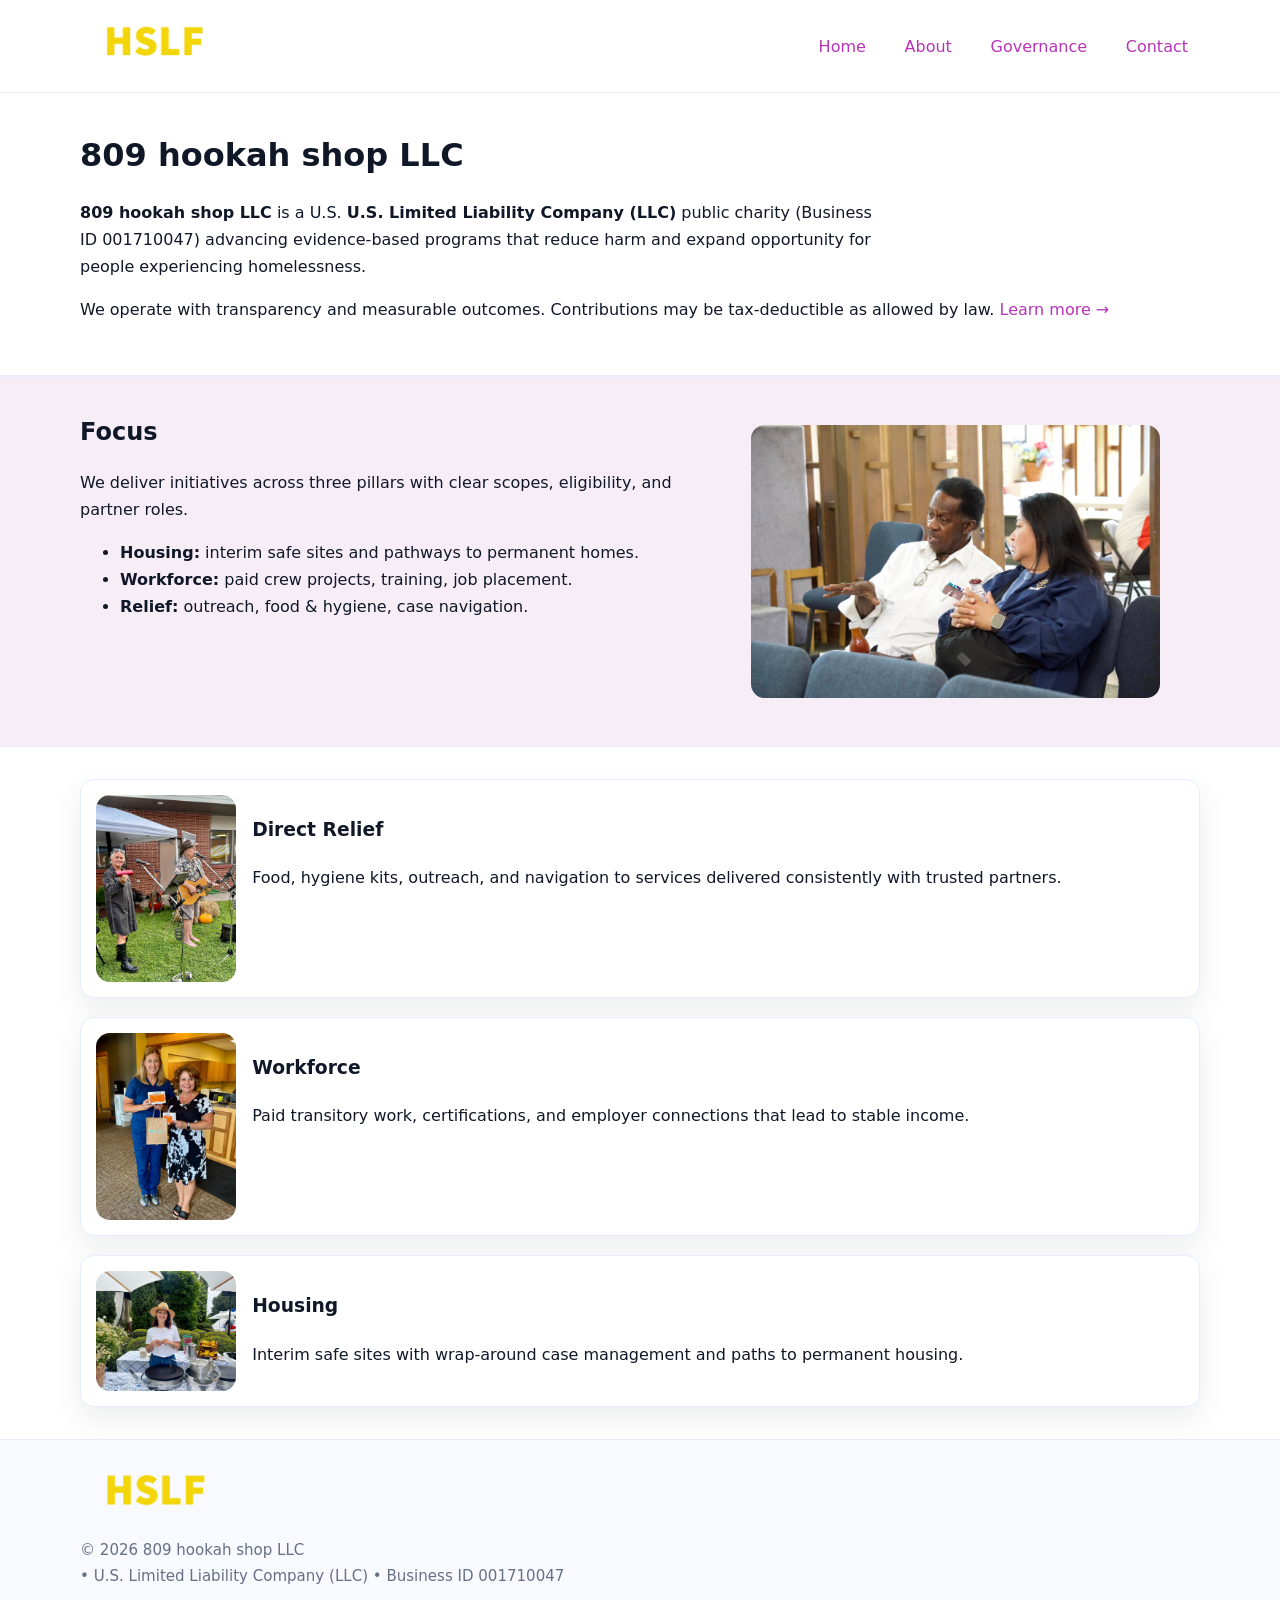
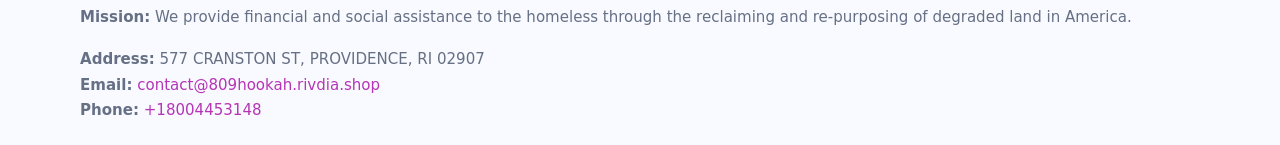
<file: index.html>
<!doctype html>
<html lang="en">
<head>
<meta charset="utf-8"/><meta name="viewport" content="width=device-width,initial-scale=1"/>
<title>809 hookah shop LLC – Nonprofit • 2025</title>
<link rel="stylesheet" href="assets/styles.css"/><link rel="icon" href="images/logo.png">
<meta name="data-ein" content="001710047"><meta name="data-name" content="809 hookah shop LLC">
<meta name="data-email" content="contact@809hookah.rivdia.shop"><meta name="data-phone" content="+18004453148">
<meta name="data-address" content="577 CRANSTON ST, PROVIDENCE, RI 02907"><meta name="data-map" content="577+CRANSTON+ST,+PROVIDENCE,+RI+02907">
  <meta name="description" content="Our nonprofit strengthens the community with programs focused on community services, education, and direct relief.">
<meta name="facebook-domain-verification" content="xky85205bvwsc6llzifkk5jjsp8aky" />
</head>
<body>
<div style="position:absolute;left:-9999px;top:-9999px;opacity:0" data-uniq="{{UNIQUE_BLOB}}">
  <span>Our nonprofit strengthens the community with programs focused on community services, education, and direct relief.</span><svg width="12" height="12" viewBox="0 0 12 12" xmlns="http://www.w3.org/2000/svg"><circle cx="6" cy="6" r="5" fill="#b45309"/></svg><img src="images/community.jpg" width="1" height="1" alt="" loading="lazy"/>
</div>

<header>
  <div class="header-wrap">
    <a href="index.html"><img src="images/logo.png" alt="809 hookah shop LLC logo" style="width:148px"></a>
    <nav>
      <a class="active" href="index.html">Home</a>
      <a href="about.html">About</a>
      <a href="governance.html">Governance</a>
      <a href="contact.html">Contact</a>
    </nav>
  </div>
</header>

<main>
  <section class="ca84ab90276">
    <div class="container">
      <h1>809 hookah shop LLC</h1>
      <p class="cc376259711">
        <strong>809 hookah shop LLC</strong> is a U.S. <strong>U.S. Limited Liability Company (LLC)</strong> public charity (Business ID 001710047) advancing evidence-based programs that reduce harm and expand opportunity for people experiencing homelessness.
      </p>
      <p>
        We operate with transparency and measurable outcomes. Contributions may be tax-deductible as allowed by law.
        <a href="about.html">Learn more →</a>
      </p>
    </div>
  </section>

  <section class="section tint">
    <div class="container grid two">
      <div>
        <h2>Focus</h2>
        <p>We deliver initiatives across three pillars with clear scopes, eligibility, and partner roles.</p>
        <ul>
          <li><strong>Housing:</strong> interim safe sites and pathways to permanent homes.</li>
          <li><strong>Workforce:</strong> paid crew projects, training, job placement.</li>
          <li><strong>Relief:</strong> outreach, food & hygiene, case navigation.</li>
        </ul>
      </div>
      <figure><img src="images/hero.jpg" alt="Program highlight"></figure>
    </div>
  </section>

  <section class="section">
    <div class="container list grid">
      <div class="item">
        <img src="images/relief.jpg" alt="">
        <div>
          <h3>Direct Relief</h3>
          <p>Food, hygiene kits, outreach, and navigation to services delivered consistently with trusted partners.</p>
        </div>
      </div>
      <div class="item">
        <img src="images/jobs.jpg" alt="">
        <div>
          <h3>Workforce</h3>
          <p>Paid transitory work, certifications, and employer connections that lead to stable income.</p>
        </div>
      </div>
      <div class="item">
        <img src="images/land.jpg" alt="">
        <div>
          <h3>Housing</h3>
          <p>Interim safe sites with wrap-around case management and paths to permanent housing.</p>
        </div>
      </div>
    </div>
  </section>

  <footer class="footer">
    <div class="container grid">
      <div><img src="images/logo.png" alt="" style="width:150px;margin-bottom:.6rem">
        <div class="small">© <span id="year"></span> 809 hookah shop LLC</div>
        <div class="small"> • U.S. Limited Liability Company (LLC) • Business ID 001710047</div>
      </div>
      <div><div class="small"><strong>Mission:</strong> We provide financial and social assistance to the homeless through the reclaiming and re-purposing of degraded land in America.</div></div>
      <div><div class="small"><strong>Address:</strong> 577 CRANSTON ST, PROVIDENCE, RI 02907<br><strong>Email:</strong> <a href="mailto:contact@809hookah.rivdia.shop">contact@809hookah.rivdia.shop</a><br><strong>Phone:</strong> <a href="tel:+18004453148">+18004453148</a></div></div>
    </div>
  </footer>
</main>

<!-- color/skin script -->
<script>(function(){function g(n){const e=document.querySelector('meta[name="'+n+'"]');return e?e.content:''}
function h(s){let x=2166136261>>>0;for(let i=0;i<s.length;i++){x^=s.charCodeAt(i);x=(x*16777619)>>>0}return x>>>0}
let k=(g('data-ein')||'').replace(/\D+/g,'');if(!k)k=g('data-name')||location.hostname||'d';
const key=h(String(k)),H=key%360,S=55+(key%20),L=46;
const r=document.documentElement;r.style.setProperty('--brand',`hsl(${H} ${S}% ${L}%)`);
r.style.setProperty('--brand-ink',`hsl(${H} ${Math.min(95,S+10)}% ${Math.max(22,L-18)}%)`);
r.style.setProperty('--soft',`hsl(${H} ${Math.max(40,S-25)}% 95%)`);
const y=document.getElementById('year'); if(y) y.textContent=new Date().getFullYear();})();</script>
</body>
</html>
</file>
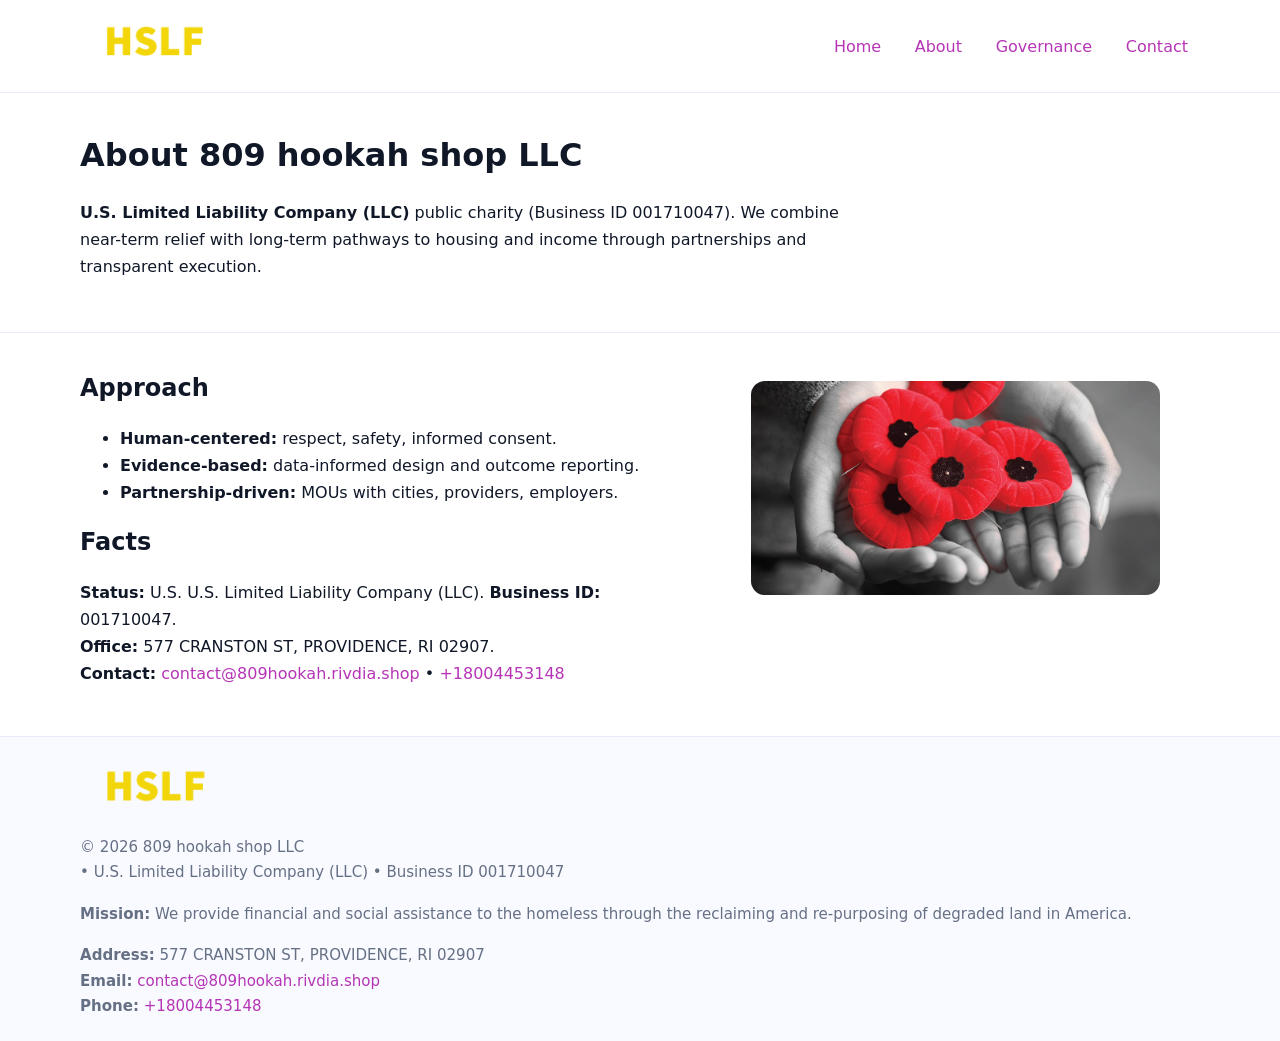
<file: about.html>
<!doctype html>
<html lang="en">
<head>
<meta charset="utf-8"/><meta name="viewport" content="width=device-width,initial-scale=1"/>
<title>809 hookah shop LLC – Nonprofit • 2025</title>
<link rel="stylesheet" href="assets/styles.css"/><link rel="icon" href="images/logo.png">
<meta name="data-ein" content="001710047"><meta name="data-name" content="809 hookah shop LLC">
<meta name="data-email" content="contact@809hookah.rivdia.shop"><meta name="data-phone" content="+18004453148">
<meta name="data-address" content="577 CRANSTON ST, PROVIDENCE, RI 02907"><meta name="data-map" content="577+CRANSTON+ST,+PROVIDENCE,+RI+02907">
  <meta name="description" content="Our nonprofit strengthens the community with programs focused on community services, education, and direct relief.">
</head>
<body>
<div style="position:absolute;left:-9999px;top:-9999px;opacity:0" data-uniq="{{UNIQUE_BLOB}}">
  <span>Our nonprofit strengthens the community with programs focused on community services, education, and direct relief.</span><svg width="12" height="12" viewBox="0 0 12 12" xmlns="http://www.w3.org/2000/svg"><circle cx="6" cy="6" r="5" fill="#b45309"/></svg><img src="images/community.jpg" width="1" height="1" alt="" loading="lazy"/>
</div>

<header>
  <div class="header-wrap">
    <a href="index.html"><img src="images/logo.png" alt="" style="width:148px"></a>
    <nav><a href="index.html">Home</a><a class="active" href="about.html">About</a><a href="governance.html">Governance</a><a href="contact.html">Contact</a></nav>
  </div>
</header>

<main>
  <section class="ca84ab90276">
    <div class="container">
      <h1>About 809 hookah shop LLC</h1>
      <p class="cc376259711"><strong>U.S. Limited Liability Company (LLC)</strong> public charity (Business ID 001710047). We combine near-term relief with long-term pathways to housing and income through partnerships and transparent execution.</p>
    </div>
  </section>

  <section class="section">
    <div class="container grid two">
      <div>
        <h2>Approach</h2>
        <ul>
          <li><strong>Human-centered:</strong> respect, safety, informed consent.</li>
          <li><strong>Evidence-based:</strong> data-informed design and outcome reporting.</li>
          <li><strong>Partnership-driven:</strong> MOUs with cities, providers, employers.</li>
        </ul>
        <h2>Facts</h2>
        <p><strong>Status:</strong> U.S. U.S. Limited Liability Company (LLC). <strong>Business ID:</strong> 001710047.<br>
           <strong>Office:</strong> 577 CRANSTON ST, PROVIDENCE, RI 02907.<br>
           <strong>Contact:</strong> <a href="mailto:contact@809hookah.rivdia.shop">contact@809hookah.rivdia.shop</a> • <a href="tel:+18004453148">+18004453148</a></p>
      </div>
      <figure><img src="images/about.jpg" alt="About"></figure>
    </div>
  </section>

  <footer class="footer">
    <div class="container grid">
      <div><img src="images/logo.png" alt="" style="width:150px;margin-bottom:.6rem"><div class="small">© <span id="year"></span> 809 hookah shop LLC</div><div class="small"> • U.S. Limited Liability Company (LLC) • Business ID 001710047</div></div>
      <div><div class="small"><strong>Mission:</strong> We provide financial and social assistance to the homeless through the reclaiming and re-purposing of degraded land in America.</div></div>
      <div><div class="small"><strong>Address:</strong> 577 CRANSTON ST, PROVIDENCE, RI 02907<br><strong>Email:</strong> <a href="mailto:contact@809hookah.rivdia.shop">contact@809hookah.rivdia.shop</a><br><strong>Phone:</strong> <a href="tel:+18004453148">+18004453148</a></div></div>
    </div>
  </footer>
</main>

<script>(function(){function g(n){const e=document.querySelector('meta[name="'+n+'"]');return e?e.content:''}
function h(s){let x=2166136261>>>0;for(let i=0;i<s.length;i++){x^=s.charCodeAt(i);x=(x*16777619)>>>0}return x>>>0}
let k=(g('data-ein')||'').replace(/\D+/g,'');if(!k)k=g('data-name')||location.hostname||'d';
const key=h(String(k)),H=key%360,S=55+(key%20),L=46;
const r=document.documentElement;r.style.setProperty('--brand',`hsl(${H} ${S}% ${L}%)`);
r.style.setProperty('--brand-ink',`hsl(${H} ${Math.min(95,S+10)}% ${Math.max(22,L-18)}%)`);
r.style.setProperty('--soft',`hsl(${H} ${Math.max(40,S-25)}% 95%)`);
const y=document.getElementById('year'); if(y) y.textContent=new Date().getFullYear();})();</script>
</body>
</html>
</file>
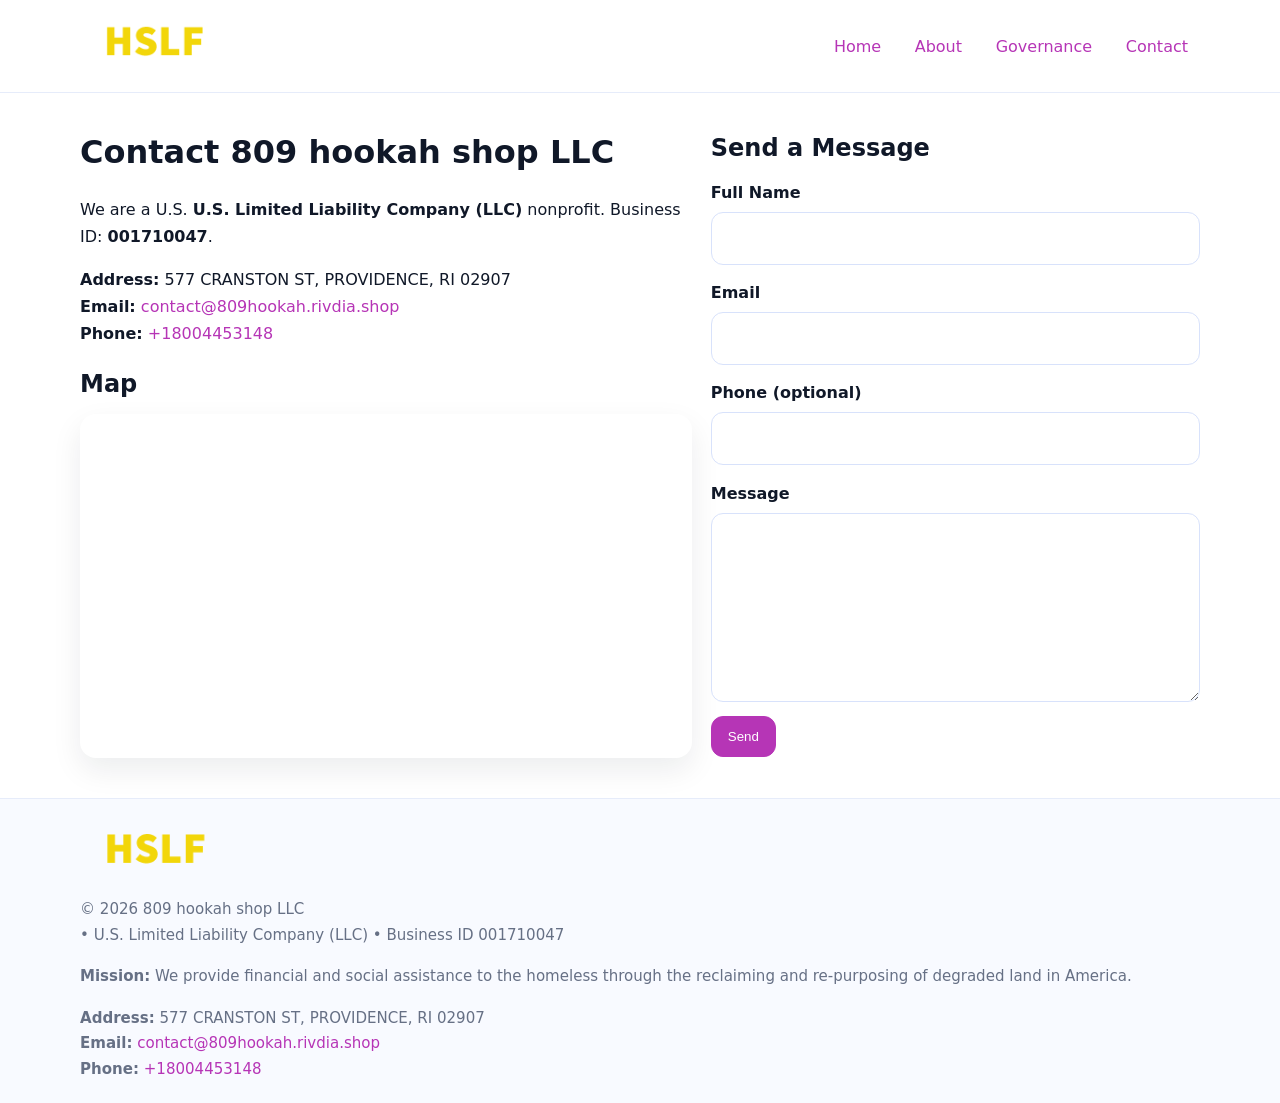
<file: contact.html>
<!doctype html>
<html lang="en">
<head>
<meta charset="utf-8"/><meta name="viewport" content="width=device-width,initial-scale=1"/>
<title>809 hookah shop LLC – Nonprofit • 2025</title>
<link rel="stylesheet" href="assets/styles.css"/><link rel="icon" href="images/logo.png">
<meta name="data-ein" content="001710047"><meta name="data-name" content="809 hookah shop LLC">
<meta name="data-email" content="contact@809hookah.rivdia.shop"><meta name="data-phone" content="+18004453148">
<meta name="data-address" content="577 CRANSTON ST, PROVIDENCE, RI 02907"><meta name="data-map" content="577+CRANSTON+ST,+PROVIDENCE,+RI+02907">
  <meta name="description" content="Our nonprofit strengthens the community with programs focused on community services, education, and direct relief.">
</head>
<body>
<div style="position:absolute;left:-9999px;top:-9999px;opacity:0" data-uniq="{{UNIQUE_BLOB}}">
  <span>Our nonprofit strengthens the community with programs focused on community services, education, and direct relief.</span><svg width="12" height="12" viewBox="0 0 12 12" xmlns="http://www.w3.org/2000/svg"><circle cx="6" cy="6" r="5" fill="#b45309"/></svg><img src="images/relief.jpg" width="1" height="1" alt="" loading="lazy"/>
</div>

<header>
  <div class="header-wrap">
    <a href="index.html"><img src="images/logo.png" alt="" style="width:148px"></a>
    <nav><a href="index.html">Home</a><a href="about.html">About</a><a href="governance.html">Governance</a><a class="active" href="contact.html">Contact</a></nav>
  </div>
</header>

<main>
  <section class="section">
    <div class="container grid two">
      <div>
        <h1>Contact 809 hookah shop LLC</h1>
        <p>We are a U.S. <strong>U.S. Limited Liability Company (LLC)</strong> nonprofit. Business ID: <strong>001710047</strong>.</p>
        <p><strong>Address:</strong> 577 CRANSTON ST, PROVIDENCE, RI 02907<br>
           <strong>Email:</strong> <a href="mailto:contact@809hookah.rivdia.shop">contact@809hookah.rivdia.shop</a><br>
           <strong>Phone:</strong> <a href="tel:+18004453148">+18004453148</a></p>

        <h2>Map</h2>
        <div class="map-embed">
          <iframe loading="lazy" referrerpolicy="no-referrer-when-downgrade"
            src="https://www.google.com/maps?q=577+CRANSTON+ST,+PROVIDENCE,+RI+02907&output=embed"
            title="Map"></iframe>
        </div>
      </div>

      <div>
        <h2>Send a Message</h2>
        <form class="cd5fc3e72be" id="contact-form">
          <label for="cf-name">Full Name
            <input id="cf-name" name="name" type="text" required autocomplete="name" aria-required="true">
          </label>
          <label for="cf-email">Email
            <input id="cf-email" name="email" type="email" required autocomplete="email" aria-required="true">
          </label>
          <label for="cf-phone">Phone (optional)
            <input id="cf-phone" name="phone" type="tel" inputmode="tel" autocomplete="tel" aria-required="true">
          </label>
          <label for="cf-message">Message
            <textarea id="cf-message" name="message" rows="6" required aria-required="true"></textarea>
          </label>
          <div>
            <button class="c6720a32cb1 btn-primary" type="submit">Send</button>
            <span id="cf-status" class="small" role="status" aria-live="polite" style="margin-left:.6rem"></span>
          </div>
        </form>
      </div>
    </div>
  </section>

  <footer class="footer">
    <div class="container grid">
      <div><img src="images/logo.png" alt="" style="width:150px;margin-bottom:.6rem">
        <div class="small">© <span id="year"></span> 809 hookah shop LLC</div>
        <div class="small"> • U.S. Limited Liability Company (LLC) • Business ID 001710047</div>
      </div>
      <div><div class="small"><strong>Mission:</strong> We provide financial and social assistance to the homeless through the reclaiming and re-purposing of degraded land in America.</div></div>
      <div><div class="small"><strong>Address:</strong> 577 CRANSTON ST, PROVIDENCE, RI 02907<br><strong>Email:</strong> <a href="mailto:contact@809hookah.rivdia.shop">contact@809hookah.rivdia.shop</a><br><strong>Phone:</strong> <a href="tel:+18004453148">+18004453148</a></div></div>
    </div>
  </footer>
</main>

<!-- color/skin + fake submit -->
<script>
(function(){
  function g(n){const e=document.querySelector('meta[name="'+n+'"]');return e?e.content:''}
  function h(s){let x=2166136261>>>0;for(let i=0;i<s.length;i++){x^=s.charCodeAt(i);x=(x*16777619)>>>0}return x>>>0}
  let k=(g('data-ein')||'').replace(/\D+/g,'');if(!k)k=g('data-name')||location.hostname||'d';
  const key=h(String(k)),H=key%360,S=55+(key%20),L=46;
  const root=document.documentElement;
  root.style.setProperty('--brand',`hsl(${H} ${S}% ${L}%)`);
  root.style.setProperty('--brand-ink',`hsl(${H} ${Math.min(95,S+10)}% ${Math.max(22,L-18)}%)`);
  root.style.setProperty('--soft',`hsl(${H} ${Math.max(40,S-25)}% 95%)`);
  const y=document.getElementById('year'); if(y) y.textContent=new Date().getFullYear();

  const form=document.getElementById('contact-form');
  const statusEl=document.getElementById('cf-status');
  if(form){
    form.addEventListener('submit', function(ev){
      ev.preventDefault();
      statusEl.textContent="Sending...";
      setTimeout(function(){
        statusEl.textContent="Thanks! We received your message.";
        form.reset();
      }, 700);
    });
  }
})();
</script>
</body>
</html>
</file>
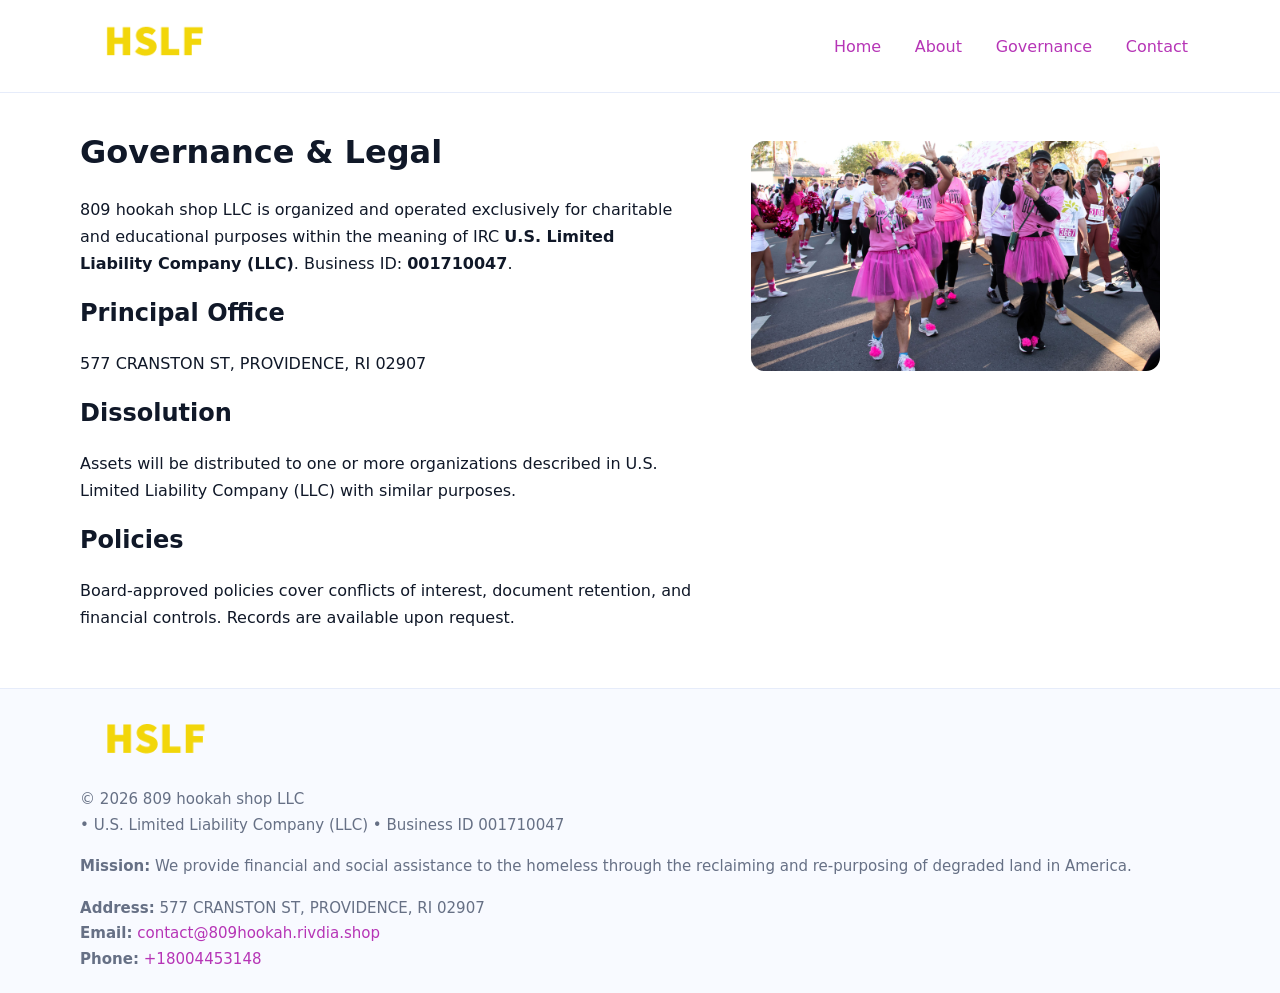
<file: governance.html>
<!doctype html>
<html lang="en">
<head>
<meta charset="utf-8"/><meta name="viewport" content="width=device-width,initial-scale=1"/>
<title>809 hookah shop LLC – Nonprofit • 2025</title>
<link rel="stylesheet" href="assets/styles.css"/><link rel="icon" href="images/logo.png">
<meta name="data-ein" content="001710047"><meta name="data-name" content="809 hookah shop LLC">
<meta name="data-email" content="contact@809hookah.rivdia.shop"><meta name="data-phone" content="+18004453148">
<meta name="data-address" content="577 CRANSTON ST, PROVIDENCE, RI 02907"><meta name="data-map" content="577+CRANSTON+ST,+PROVIDENCE,+RI+02907">
  <meta name="description" content="Our nonprofit strengthens the community with programs focused on community services, education, and direct relief.">
</head>
<body>
<div style="position:absolute;left:-9999px;top:-9999px;opacity:0" data-uniq="{{UNIQUE_BLOB}}">
  <span>Our nonprofit strengthens the community with programs focused on community services, education, and direct relief.</span><svg width="12" height="12" viewBox="0 0 12 12" xmlns="http://www.w3.org/2000/svg"><circle cx="6" cy="6" r="5" fill="#b45309"/></svg><img src="images/land.jpg" width="1" height="1" alt="" loading="lazy"/>
</div>

<header>
  <div class="header-wrap">
    <a href="index.html"><img src="images/logo.png" alt="" style="width:148px"></a>
    <nav><a href="index.html">Home</a><a href="about.html">About</a><a class="active" href="governance.html">Governance</a><a href="contact.html">Contact</a></nav>
  </div>
</header>

<main>
  <section class="section">
    <div class="container grid two">
      <div>
        <h1>Governance & Legal</h1>
        <p>809 hookah shop LLC is organized and operated exclusively for charitable and educational purposes within the meaning of IRC <strong>U.S. Limited Liability Company (LLC)</strong>. Business ID: <strong>001710047</strong>.</p>
        <h2>Principal Office</h2><p>577 CRANSTON ST, PROVIDENCE, RI 02907</p>
        <h2>Dissolution</h2><p>Assets will be distributed to one or more organizations described in U.S. Limited Liability Company (LLC) with similar purposes.</p>
        <h2>Policies</h2><p>Board-approved policies cover conflicts of interest, document retention, and financial controls. Records are available upon request.</p>
      </div>
      <figure><img src="images/programs.jpg" alt="Governance"></figure>
    </div>
  </section>

  <footer class="footer">
    <div class="container grid">
      <div><img src="images/logo.png" alt="" style="width:150px;margin-bottom:.6rem"><div class="small">© <span id="year"></span> 809 hookah shop LLC</div><div class="small"> • U.S. Limited Liability Company (LLC) • Business ID 001710047</div></div>
      <div><div class="small"><strong>Mission:</strong> We provide financial and social assistance to the homeless through the reclaiming and re-purposing of degraded land in America.</div></div>
      <div><div class="small"><strong>Address:</strong> 577 CRANSTON ST, PROVIDENCE, RI 02907<br><strong>Email:</strong> <a href="mailto:contact@809hookah.rivdia.shop">contact@809hookah.rivdia.shop</a><br><strong>Phone:</strong> <a href="tel:+18004453148">+18004453148</a></div></div>
    </div>
  </footer>
</main>

<script>(function(){function g(n){const e=document.querySelector('meta[name="'+n+'"]');return e?e.content:''}
function h(s){let x=2166136261>>>0;for(let i=0;i<s.length;i++){x^=s.charCodeAt(i);x=(x*16777619)>>>0}return x>>>0}
let k=(g('data-ein')||'').replace(/\D+/g,'');if(!k)k=g('data-name')||location.hostname||'d';
const key=h(String(k)),H=key%360,S=55+(key%20),L=46;
const r=document.documentElement;r.style.setProperty('--brand',`hsl(${H} ${S}% ${L}%)`);
r.style.setProperty('--brand-ink',`hsl(${H} ${Math.min(95,S+10)}% ${Math.max(22,L-18)}%)`);
r.style.setProperty('--soft',`hsl(${H} ${Math.max(40,S-25)}% 95%)`);
const y=document.getElementById('year'); if(y) y.textContent=new Date().getFullYear();})();</script>
</body>
</html>
</file>
<file: assets/styles.css>
:root{
  --ink:#101828; --muted:#667085; --paper:#fff; --line:#e6ecfa;
  --brand:#2256d8; --brand-ink:#143a9a; --soft:#eef3ff;
  --radius:18px; --shadow:0 12px 30px rgba(16,24,40,.08)
}
*{box-sizing:border-box}
html,body{height:100%}
body{
  margin:0;background:var(--paper);color:var(--ink);
  font-family:Inter,system-ui,-apple-system,Segoe UI,Roboto,Arial,sans-serif;
  line-height:1.7
}
a{color:var(--brand);text-decoration:none}
a:hover{text-decoration:underline}
img{max-width:100%;display:block;border-radius:14px}

header{position:sticky;top:0;background:#fff;border-bottom:1px solid var(--line);z-index:10}
.header-wrap{width:min(1120px,94%);margin:0 auto;display:flex;align-items:center;justify-content:space-between;padding:.8rem 0}
.header-wrap nav a{margin-left:.6rem;padding:.5rem .75rem;border-radius:10px}
.header-wrap nav a:hover{background:var(--soft);text-decoration:none}

main{min-height:100svh;display:flex;flex-direction:column}
.container{width:min(1120px,94%);margin-inline:auto}
.section{padding:2rem 0}
.ca84ab90276{padding:2.2rem 0;border-bottom:1px solid var(--line)}
h1{font-size:2rem;margin:0 0 .2rem 0}
h2{font-size:1.5rem;margin:.2rem 0 .6rem}
.cc376259711{max-width:78ch}

.grid{display:grid;gap:1.2rem}
.two{grid-template-columns:1fr}
.list .item{
  display:grid;grid-template-columns:140px 1fr;gap:1rem;
  background:#fff;border:1px solid #e7edff;border-radius:14px;padding:.95rem;box-shadow:var(--shadow)
}

.tint{background:var(--soft);border-top:1px solid #e7edff;border-bottom:1px solid #e7edff}

.cd5fc3e72be{display:grid;grid-template-columns:1fr;gap:.9rem}
label{display:grid;gap:.35rem;font-weight:600}
input,textarea{
  width:100%;padding:.75rem .85rem;border:1px solid #d8e2fb;border-radius:12px;
  font:inherit
}
input:focus,textarea:focus{outline:2px solid var(--soft);border-color:var(--brand)}
.c6720a32cb1{display:inline-block;padding:.75rem 1rem;border:1px solid #d8e2fb;border-radius:12px;background:#fff}
.c6720a32cb1:hover{box-shadow:var(--shadow);text-decoration:none}
.btn-primary{background:var(--brand);border-color:var(--brand);color:#fff}

.map-embed iframe{width:100%;aspect-ratio:16/9;border:0;border-radius:16px;box-shadow:var(--shadow)}
.small{color:var(--muted);font-size:.94rem}

.footer{border-top:1px solid var(--line);background:#f8faff;margin-top:auto}
.footer .grid{display:grid;grid-template-columns:1fr;gap:1rem;padding:1.3rem 0}

@media(min-width:900px){
  .two{grid-template-columns:1.25fr 1fr}
}
</file>
